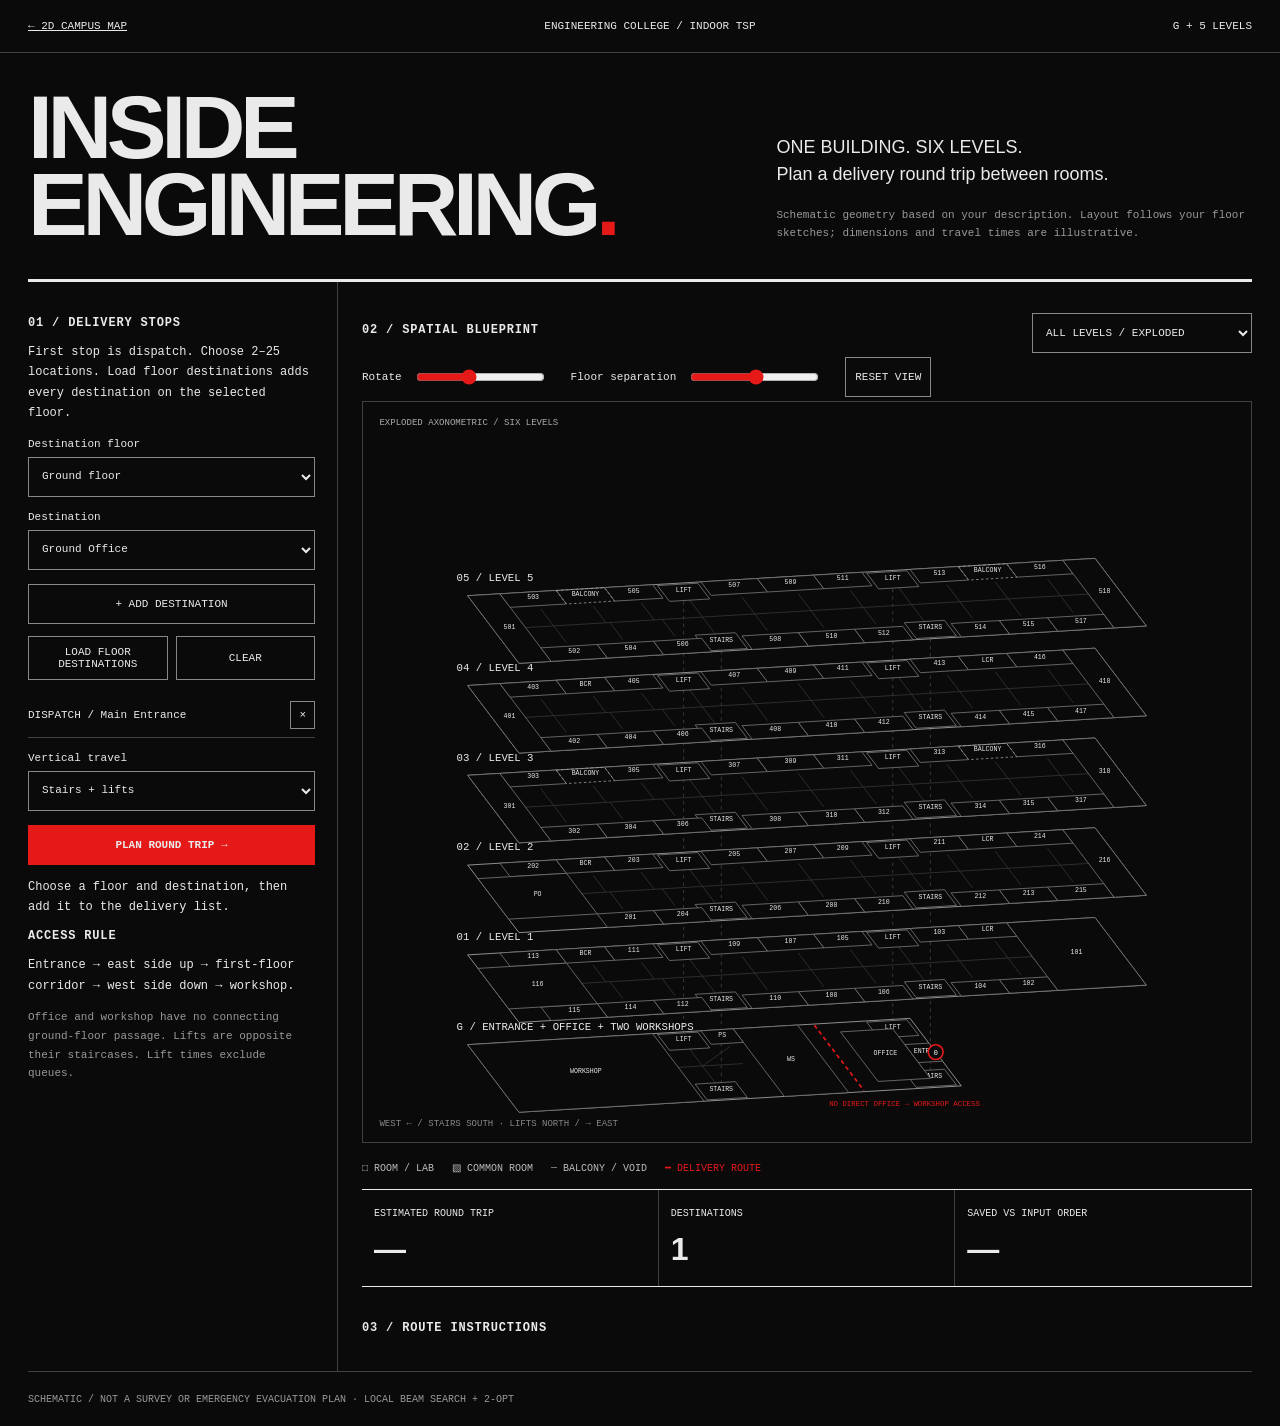
<file: static/engineering.html>
<!doctype html><html lang="en"><head><meta charset="utf-8"><meta name="viewport" content="width=device-width,initial-scale=1"><title>Engineering / Indoor Courier</title><link rel="stylesheet" href="engineering.css"></head><body>
<header><a href="/">← 2D CAMPUS MAP</a><span>ENGINEERING COLLEGE / INDOOR TSP</span><span>G + 5 LEVELS</span></header>
<main><section class="intro"><h1>INSIDE<br>ENGINEERING<span>.</span></h1><div><p>ONE BUILDING. SIX LEVELS.<br>Plan a delivery round trip between rooms.</p><small>Schematic geometry based on your description. Layout follows your floor sketches; dimensions and travel times are illustrative.</small></div></section>
<div class="workspace"><aside><h2>01 / DELIVERY STOPS</h2><p>First stop is dispatch. Choose 2–25 locations. Load floor destinations adds every destination on the selected floor.</p><label>Destination floor<select id="pick-floor"></select></label><label>Destination<select id="destination"></select></label><button id="add">+ ADD DESTINATION</button><div class="buttons"><button id="load-destinations">LOAD FLOOR DESTINATIONS</button><button id="clear">CLEAR</button></div><ol id="stops"></ol><label>Vertical travel<select id="travel"><option value="both">Stairs + lifts</option><option value="stairs">Stairs only</option><option value="lift">Lifts only</option></select></label><button id="plan" class="primary">PLAN ROUND TRIP →</button><p id="status" role="status" aria-live="polite"></p><h2>ACCESS RULE</h2><p>Entrance → east side up → first-floor corridor → west side down → workshop.</p><small>Office and workshop have no connecting ground-floor passage. Lifts are opposite their staircases. Lift times exclude queues.</small></aside>
<section class="board"><div class="bar"><h2>02 / SPATIAL BLUEPRINT</h2><select id="view" aria-label="Visible floor"><option value="all">ALL LEVELS / EXPLODED</option><option value="0">GROUND FLOOR</option><option value="1">FLOOR 1</option><option value="2">FLOOR 2</option><option value="3">FLOOR 3</option><option value="4">FLOOR 4</option><option value="5">FLOOR 5</option></select></div><div class="view-controls"><label>Rotate<input id="rotation" type="range" min="-60" max="60" value="-12"></label><label>Floor separation<input id="separation" type="range" min="45" max="110" value="78"></label><button id="reset">RESET VIEW</button></div><svg id="blueprint" viewBox="0 0 1080 900" role="img" aria-label="Interactive projected 3D blueprint of six engineering college levels"></svg><div class="legend">□ ROOM / LAB &nbsp; ▧ COMMON ROOM &nbsp; ┄ BALCONY / VOID &nbsp; <span>━ DELIVERY ROUTE</span></div><div class="stats"><div>ESTIMATED ROUND TRIP<output id="time">—</output></div><div>DESTINATIONS<output id="count">—</output></div><div>SAVED VS INPUT ORDER<output id="saved">—</output></div></div><section id="route-info"><h2>03 / ROUTE INSTRUCTIONS</h2><p id="order"></p><ol id="instructions"></ol></section></section></div><footer>SCHEMATIC / NOT A SURVEY OR EMERGENCY EVACUATION PLAN · LOCAL BEAM SEARCH + 2-OPT</footer></main><script id="building-data" type="application/json">{"nodes": {"0W": {"id": "0W", "label": "Level 0 / W landing", "x": 52, "y": 0, "floor": 0, "kind": "landing"}, "0W-stairs": {"id": "0W-stairs", "label": "W stairs", "x": 52, "y": 22, "floor": 0, "kind": "stairs"}, "0W-lift": {"id": "0W-lift", "label": "W lift", "x": 52, "y": -22, "floor": 0, "kind": "lift"}, "0E": {"id": "0E", "label": "Level 0 / E landing", "x": 104, "y": 0, "floor": 0, "kind": "landing"}, "0E-stairs": {"id": "0E-stairs", "label": "E stairs", "x": 104, "y": 22, "floor": 0, "kind": "stairs"}, "0E-lift": {"id": "0E-lift", "label": "E lift", "x": 104, "y": -22, "floor": 0, "kind": "lift"}, "1W": {"id": "1W", "label": "Level 1 / W landing", "x": 52, "y": 0, "floor": 1, "kind": "landing"}, "1W-stairs": {"id": "1W-stairs", "label": "W stairs", "x": 52, "y": 22, "floor": 1, "kind": "stairs"}, "1W-lift": {"id": "1W-lift", "label": "W lift", "x": 52, "y": -22, "floor": 1, "kind": "lift"}, "1E": {"id": "1E", "label": "Level 1 / E landing", "x": 104, "y": 0, "floor": 1, "kind": "landing"}, "1E-stairs": {"id": "1E-stairs", "label": "E stairs", "x": 104, "y": 22, "floor": 1, "kind": "stairs"}, "1E-lift": {"id": "1E-lift", "label": "E lift", "x": 104, "y": -22, "floor": 1, "kind": "lift"}, "101": {"id": "101", "label": "101 / Library", "x": 145.0, "y": 0, "floor": 1, "kind": "library"}, "102": {"id": "102", "label": "102 / Classroom", "x": 128.0, "y": 15, "floor": 1, "kind": "classroom"}, "103": {"id": "103", "label": "103 / Classroom", "x": 116.0, "y": -15, "floor": 1, "kind": "classroom"}, "104": {"id": "104", "label": "104 / Ladies Washroom", "x": 116.0, "y": 15, "floor": 1, "kind": "washroom"}, "105": {"id": "105", "label": "105 / Laboratory", "x": 92.0, "y": -15, "floor": 1, "kind": "lab"}, "106": {"id": "106", "label": "106 / Laboratory", "x": 92.0, "y": 15, "floor": 1, "kind": "lab"}, "107": {"id": "107", "label": "107 / Laboratory", "x": 79.0, "y": -15, "floor": 1, "kind": "lab"}, "108": {"id": "108", "label": "108 / Laboratory", "x": 79.0, "y": 15, "floor": 1, "kind": "lab"}, "109": {"id": "109", "label": "109 / Laboratory", "x": 65.0, "y": -15, "floor": 1, "kind": "lab"}, "110": {"id": "110", "label": "110 / Laboratory", "x": 65.0, "y": 15, "floor": 1, "kind": "lab"}, "111": {"id": "111", "label": "111 / Faculty Office", "x": 40.0, "y": -15, "floor": 1, "kind": "faculty"}, "112": {"id": "112", "label": "112 / Boys Washroom", "x": 42.0, "y": 15, "floor": 1, "kind": "washroom"}, "113": {"id": "113", "label": "113 / Classroom", "x": 15.0, "y": -15, "floor": 1, "kind": "classroom"}, "114": {"id": "114", "label": "114 / Classroom", "x": 29.0, "y": 15, "floor": 1, "kind": "classroom"}, "115": {"id": "115", "label": "115 / Faculty Office", "x": 15.0, "y": 15, "floor": 1, "kind": "faculty"}, "116": {"id": "116", "label": "116 / Drawing Room", "x": 11.0, "y": 0, "floor": 1, "kind": "drawing"}, "1W-common": {"id": "1W-common", "label": "Boys Common Room", "x": 28, "y": -15, "floor": 1, "kind": "common"}, "1E-common": {"id": "1E-common", "label": "Girls Common Room", "x": 128, "y": -15, "floor": 1, "kind": "common"}, "1-corridor-0": {"id": "1-corridor-0", "label": "Level 1 corridor", "x": 11.0, "y": 0, "floor": 1, "kind": "corridor"}, "1-corridor-1": {"id": "1-corridor-1", "label": "Level 1 corridor", "x": 15.0, "y": 0, "floor": 1, "kind": "corridor"}, "1-corridor-2": {"id": "1-corridor-2", "label": "Level 1 corridor", "x": 28, "y": 0, "floor": 1, "kind": "corridor"}, "1-corridor-3": {"id": "1-corridor-3", "label": "Level 1 corridor", "x": 29.0, "y": 0, "floor": 1, "kind": "corridor"}, "1-corridor-4": {"id": "1-corridor-4", "label": "Level 1 corridor", "x": 40.0, "y": 0, "floor": 1, "kind": "corridor"}, "1-corridor-5": {"id": "1-corridor-5", "label": "Level 1 corridor", "x": 42.0, "y": 0, "floor": 1, "kind": "corridor"}, "1-corridor-6": {"id": "1-corridor-6", "label": "Level 1 corridor", "x": 52, "y": 0, "floor": 1, "kind": "corridor"}, "1-corridor-7": {"id": "1-corridor-7", "label": "Level 1 corridor", "x": 65.0, "y": 0, "floor": 1, "kind": "corridor"}, "1-corridor-8": {"id": "1-corridor-8", "label": "Level 1 corridor", "x": 79.0, "y": 0, "floor": 1, "kind": "corridor"}, "1-corridor-9": {"id": "1-corridor-9", "label": "Level 1 corridor", "x": 92.0, "y": 0, "floor": 1, "kind": "corridor"}, "1-corridor-10": {"id": "1-corridor-10", "label": "Level 1 corridor", "x": 104, "y": 0, "floor": 1, "kind": "corridor"}, "1-corridor-11": {"id": "1-corridor-11", "label": "Level 1 corridor", "x": 116.0, "y": 0, "floor": 1, "kind": "corridor"}, "1-corridor-12": {"id": "1-corridor-12", "label": "Level 1 corridor", "x": 128.0, "y": 0, "floor": 1, "kind": "corridor"}, "1-corridor-13": {"id": "1-corridor-13", "label": "Level 1 corridor", "x": 145.0, "y": 0, "floor": 1, "kind": "corridor"}, "2W": {"id": "2W", "label": "Level 2 / W landing", "x": 52, "y": 0, "floor": 2, "kind": "landing"}, "2W-stairs": {"id": "2W-stairs", "label": "W stairs", "x": 52, "y": 22, "floor": 2, "kind": "stairs"}, "2W-lift": {"id": "2W-lift", "label": "W lift", "x": 52, "y": -22, "floor": 2, "kind": "lift"}, "2E": {"id": "2E", "label": "Level 2 / E landing", "x": 104, "y": 0, "floor": 2, "kind": "landing"}, "2E-stairs": {"id": "2E-stairs", "label": "E stairs", "x": 104, "y": 22, "floor": 2, "kind": "stairs"}, "2E-lift": {"id": "2E-lift", "label": "E lift", "x": 104, "y": -22, "floor": 2, "kind": "lift"}, "201": {"id": "201", "label": "201 / Staff Washroom", "x": 29.0, "y": 15, "floor": 2, "kind": "washroom"}, "202": {"id": "202", "label": "202 / Classroom", "x": 15.0, "y": -15, "floor": 2, "kind": "classroom"}, "203": {"id": "203", "label": "203 / Faculty Office", "x": 40.0, "y": -15, "floor": 2, "kind": "faculty"}, "204": {"id": "204", "label": "204 / Boys Washroom", "x": 42.0, "y": 15, "floor": 2, "kind": "washroom"}, "205": {"id": "205", "label": "205 / Classroom", "x": 65.0, "y": -15, "floor": 2, "kind": "lab"}, "206": {"id": "206", "label": "206 / Classroom", "x": 65.0, "y": 15, "floor": 2, "kind": "lab"}, "207": {"id": "207", "label": "207 / Classroom", "x": 79.0, "y": -15, "floor": 2, "kind": "lab"}, "208": {"id": "208", "label": "208 / Classroom", "x": 79.0, "y": 15, "floor": 2, "kind": "lab"}, "209": {"id": "209", "label": "209 / Classroom", "x": 92.0, "y": -15, "floor": 2, "kind": "lab"}, "210": {"id": "210", "label": "210 / Classroom", "x": 92.0, "y": 15, "floor": 2, "kind": "lab"}, "211": {"id": "211", "label": "211 / Classroom", "x": 116.0, "y": -15, "floor": 2, "kind": "classroom"}, "212": {"id": "212", "label": "212 / Ladies Washroom", "x": 116.0, "y": 15, "floor": 2, "kind": "washroom"}, "213": {"id": "213", "label": "213 / Classroom", "x": 128.0, "y": 15, "floor": 2, "kind": "classroom"}, "214": {"id": "214", "label": "214 / Faculty Office", "x": 141.0, "y": -15, "floor": 2, "kind": "faculty"}, "215": {"id": "215", "label": "215 / Classroom", "x": 141.0, "y": 15, "floor": 2, "kind": "classroom"}, "216": {"id": "216", "label": "216 / Laboratory", "x": 152.0, "y": 0, "floor": 2, "kind": "lab"}, "2W-common": {"id": "2W-common", "label": "Boys Common Room", "x": 28, "y": -15, "floor": 2, "kind": "common"}, "2E-common": {"id": "2E-common", "label": "Girls Common Room", "x": 128, "y": -15, "floor": 2, "kind": "common"}, "principal": {"id": "principal", "label": "Principal Office", "x": 11, "y": 0, "floor": 2, "kind": "principal"}, "2-corridor-0": {"id": "2-corridor-0", "label": "Level 2 corridor", "x": 11, "y": 0, "floor": 2, "kind": "corridor"}, "2-corridor-1": {"id": "2-corridor-1", "label": "Level 2 corridor", "x": 15.0, "y": 0, "floor": 2, "kind": "corridor"}, "2-corridor-2": {"id": "2-corridor-2", "label": "Level 2 corridor", "x": 28, "y": 0, "floor": 2, "kind": "corridor"}, "2-corridor-3": {"id": "2-corridor-3", "label": "Level 2 corridor", "x": 29.0, "y": 0, "floor": 2, "kind": "corridor"}, "2-corridor-4": {"id": "2-corridor-4", "label": "Level 2 corridor", "x": 40.0, "y": 0, "floor": 2, "kind": "corridor"}, "2-corridor-5": {"id": "2-corridor-5", "label": "Level 2 corridor", "x": 42.0, "y": 0, "floor": 2, "kind": "corridor"}, "2-corridor-6": {"id": "2-corridor-6", "label": "Level 2 corridor", "x": 52, "y": 0, "floor": 2, "kind": "corridor"}, "2-corridor-7": {"id": "2-corridor-7", "label": "Level 2 corridor", "x": 65.0, "y": 0, "floor": 2, "kind": "corridor"}, "2-corridor-8": {"id": "2-corridor-8", "label": "Level 2 corridor", "x": 79.0, "y": 0, "floor": 2, "kind": "corridor"}, "2-corridor-9": {"id": "2-corridor-9", "label": "Level 2 corridor", "x": 92.0, "y": 0, "floor": 2, "kind": "corridor"}, "2-corridor-10": {"id": "2-corridor-10", "label": "Level 2 corridor", "x": 104, "y": 0, "floor": 2, "kind": "corridor"}, "2-corridor-11": {"id": "2-corridor-11", "label": "Level 2 corridor", "x": 116.0, "y": 0, "floor": 2, "kind": "corridor"}, "2-corridor-12": {"id": "2-corridor-12", "label": "Level 2 corridor", "x": 128.0, "y": 0, "floor": 2, "kind": "corridor"}, "2-corridor-13": {"id": "2-corridor-13", "label": "Level 2 corridor", "x": 141.0, "y": 0, "floor": 2, "kind": "corridor"}, "2-corridor-14": {"id": "2-corridor-14", "label": "Level 2 corridor", "x": 152.0, "y": 0, "floor": 2, "kind": "corridor"}, "3W": {"id": "3W", "label": "Level 3 / W landing", "x": 52, "y": 0, "floor": 3, "kind": "landing"}, "3W-stairs": {"id": "3W-stairs", "label": "W stairs", "x": 52, "y": 22, "floor": 3, "kind": "stairs"}, "3W-lift": {"id": "3W-lift", "label": "W lift", "x": 52, "y": -22, "floor": 3, "kind": "lift"}, "3E": {"id": "3E", "label": "Level 3 / E landing", "x": 104, "y": 0, "floor": 3, "kind": "landing"}, "3E-stairs": {"id": "3E-stairs", "label": "E stairs", "x": 104, "y": 22, "floor": 3, "kind": "stairs"}, "3E-lift": {"id": "3E-lift", "label": "E lift", "x": 104, "y": -22, "floor": 3, "kind": "lift"}, "301": {"id": "301", "label": "301 / Laboratory", "x": 4.0, "y": 0, "floor": 3, "kind": "lab"}, "302": {"id": "302", "label": "302 / Faculty Office", "x": 15.0, "y": 15, "floor": 3, "kind": "faculty"}, "303": {"id": "303", "label": "303 / Classroom", "x": 15.0, "y": -15, "floor": 3, "kind": "classroom"}, "304": {"id": "304", "label": "304 / Classroom", "x": 29.0, "y": 15, "floor": 3, "kind": "classroom"}, "305": {"id": "305", "label": "305 / Faculty Office", "x": 40.0, "y": -15, "floor": 3, "kind": "faculty"}, "306": {"id": "306", "label": "306 / Boys Washroom", "x": 42.0, "y": 15, "floor": 3, "kind": "washroom"}, "307": {"id": "307", "label": "307 / Laboratory", "x": 65.0, "y": -15, "floor": 3, "kind": "lab"}, "308": {"id": "308", "label": "308 / Laboratory", "x": 65.0, "y": 15, "floor": 3, "kind": "lab"}, "309": {"id": "309", "label": "309 / Laboratory", "x": 79.0, "y": -15, "floor": 3, "kind": "lab"}, "310": {"id": "310", "label": "310 / Laboratory", "x": 79.0, "y": 15, "floor": 3, "kind": "lab"}, "311": {"id": "311", "label": "311 / Laboratory", "x": 92.0, "y": -15, "floor": 3, "kind": "lab"}, "312": {"id": "312", "label": "312 / Laboratory", "x": 92.0, "y": 15, "floor": 3, "kind": "lab"}, "313": {"id": "313", "label": "313 / Classroom", "x": 116.0, "y": -15, "floor": 3, "kind": "classroom"}, "314": {"id": "314", "label": "314 / Ladies Washroom", "x": 116.0, "y": 15, "floor": 3, "kind": "washroom"}, "315": {"id": "315", "label": "315 / Classroom", "x": 128.0, "y": 15, "floor": 3, "kind": "classroom"}, "316": {"id": "316", "label": "316 / Faculty Office", "x": 141.0, "y": -15, "floor": 3, "kind": "faculty"}, "317": {"id": "317", "label": "317 / Classroom", "x": 141.0, "y": 15, "floor": 3, "kind": "classroom"}, "318": {"id": "318", "label": "318 / Laboratory", "x": 152.0, "y": 0, "floor": 3, "kind": "lab"}, "3W-balcony": {"id": "3W-balcony", "label": "West Balcony", "x": 28, "y": -15, "floor": 3, "kind": "balcony"}, "3E-balcony": {"id": "3E-balcony", "label": "East Balcony", "x": 128, "y": -15, "floor": 3, "kind": "balcony"}, "3-corridor-0": {"id": "3-corridor-0", "label": "Level 3 corridor", "x": 4.0, "y": 0, "floor": 3, "kind": "corridor"}, "3-corridor-1": {"id": "3-corridor-1", "label": "Level 3 corridor", "x": 15.0, "y": 0, "floor": 3, "kind": "corridor"}, "3-corridor-2": {"id": "3-corridor-2", "label": "Level 3 corridor", "x": 28, "y": 0, "floor": 3, "kind": "corridor"}, "3-corridor-3": {"id": "3-corridor-3", "label": "Level 3 corridor", "x": 29.0, "y": 0, "floor": 3, "kind": "corridor"}, "3-corridor-4": {"id": "3-corridor-4", "label": "Level 3 corridor", "x": 40.0, "y": 0, "floor": 3, "kind": "corridor"}, "3-corridor-5": {"id": "3-corridor-5", "label": "Level 3 corridor", "x": 42.0, "y": 0, "floor": 3, "kind": "corridor"}, "3-corridor-6": {"id": "3-corridor-6", "label": "Level 3 corridor", "x": 52, "y": 0, "floor": 3, "kind": "corridor"}, "3-corridor-7": {"id": "3-corridor-7", "label": "Level 3 corridor", "x": 65.0, "y": 0, "floor": 3, "kind": "corridor"}, "3-corridor-8": {"id": "3-corridor-8", "label": "Level 3 corridor", "x": 79.0, "y": 0, "floor": 3, "kind": "corridor"}, "3-corridor-9": {"id": "3-corridor-9", "label": "Level 3 corridor", "x": 92.0, "y": 0, "floor": 3, "kind": "corridor"}, "3-corridor-10": {"id": "3-corridor-10", "label": "Level 3 corridor", "x": 104, "y": 0, "floor": 3, "kind": "corridor"}, "3-corridor-11": {"id": "3-corridor-11", "label": "Level 3 corridor", "x": 116.0, "y": 0, "floor": 3, "kind": "corridor"}, "3-corridor-12": {"id": "3-corridor-12", "label": "Level 3 corridor", "x": 128.0, "y": 0, "floor": 3, "kind": "corridor"}, "3-corridor-13": {"id": "3-corridor-13", "label": "Level 3 corridor", "x": 141.0, "y": 0, "floor": 3, "kind": "corridor"}, "3-corridor-14": {"id": "3-corridor-14", "label": "Level 3 corridor", "x": 152.0, "y": 0, "floor": 3, "kind": "corridor"}, "4W": {"id": "4W", "label": "Level 4 / W landing", "x": 52, "y": 0, "floor": 4, "kind": "landing"}, "4W-stairs": {"id": "4W-stairs", "label": "W stairs", "x": 52, "y": 22, "floor": 4, "kind": "stairs"}, "4W-lift": {"id": "4W-lift", "label": "W lift", "x": 52, "y": -22, "floor": 4, "kind": "lift"}, "4E": {"id": "4E", "label": "Level 4 / E landing", "x": 104, "y": 0, "floor": 4, "kind": "landing"}, "4E-stairs": {"id": "4E-stairs", "label": "E stairs", "x": 104, "y": 22, "floor": 4, "kind": "stairs"}, "4E-lift": {"id": "4E-lift", "label": "E lift", "x": 104, "y": -22, "floor": 4, "kind": "lift"}, "401": {"id": "401", "label": "401 / Laboratory", "x": 4.0, "y": 0, "floor": 4, "kind": "lab"}, "402": {"id": "402", "label": "402 / Faculty Office", "x": 15.0, "y": 15, "floor": 4, "kind": "faculty"}, "403": {"id": "403", "label": "403 / Classroom", "x": 15.0, "y": -15, "floor": 4, "kind": "classroom"}, "404": {"id": "404", "label": "404 / Classroom", "x": 29.0, "y": 15, "floor": 4, "kind": "classroom"}, "405": {"id": "405", "label": "405 / Faculty Office", "x": 40.0, "y": -15, "floor": 4, "kind": "faculty"}, "406": {"id": "406", "label": "406 / Boys Washroom", "x": 42.0, "y": 15, "floor": 4, "kind": "washroom"}, "407": {"id": "407", "label": "407 / Laboratory", "x": 65.0, "y": -15, "floor": 4, "kind": "lab"}, "408": {"id": "408", "label": "408 / Laboratory", "x": 65.0, "y": 15, "floor": 4, "kind": "lab"}, "409": {"id": "409", "label": "409 / Laboratory", "x": 79.0, "y": -15, "floor": 4, "kind": "lab"}, "410": {"id": "410", "label": "410 / Laboratory", "x": 79.0, "y": 15, "floor": 4, "kind": "lab"}, "411": {"id": "411", "label": "411 / Laboratory", "x": 92.0, "y": -15, "floor": 4, "kind": "lab"}, "412": {"id": "412", "label": "412 / Laboratory", "x": 92.0, "y": 15, "floor": 4, "kind": "lab"}, "413": {"id": "413", "label": "413 / Classroom", "x": 116.0, "y": -15, "floor": 4, "kind": "classroom"}, "414": {"id": "414", "label": "414 / Ladies Washroom", "x": 116.0, "y": 15, "floor": 4, "kind": "washroom"}, "415": {"id": "415", "label": "415 / Classroom", "x": 128.0, "y": 15, "floor": 4, "kind": "classroom"}, "416": {"id": "416", "label": "416 / Faculty Office", "x": 141.0, "y": -15, "floor": 4, "kind": "faculty"}, "417": {"id": "417", "label": "417 / Classroom", "x": 141.0, "y": 15, "floor": 4, "kind": "classroom"}, "418": {"id": "418", "label": "418 / Laboratory", "x": 152.0, "y": 0, "floor": 4, "kind": "lab"}, "4W-common": {"id": "4W-common", "label": "Boys Common Room", "x": 28, "y": -15, "floor": 4, "kind": "common"}, "4E-common": {"id": "4E-common", "label": "Girls Common Room", "x": 128, "y": -15, "floor": 4, "kind": "common"}, "4-corridor-0": {"id": "4-corridor-0", "label": "Level 4 corridor", "x": 4.0, "y": 0, "floor": 4, "kind": "corridor"}, "4-corridor-1": {"id": "4-corridor-1", "label": "Level 4 corridor", "x": 15.0, "y": 0, "floor": 4, "kind": "corridor"}, "4-corridor-2": {"id": "4-corridor-2", "label": "Level 4 corridor", "x": 28, "y": 0, "floor": 4, "kind": "corridor"}, "4-corridor-3": {"id": "4-corridor-3", "label": "Level 4 corridor", "x": 29.0, "y": 0, "floor": 4, "kind": "corridor"}, "4-corridor-4": {"id": "4-corridor-4", "label": "Level 4 corridor", "x": 40.0, "y": 0, "floor": 4, "kind": "corridor"}, "4-corridor-5": {"id": "4-corridor-5", "label": "Level 4 corridor", "x": 42.0, "y": 0, "floor": 4, "kind": "corridor"}, "4-corridor-6": {"id": "4-corridor-6", "label": "Level 4 corridor", "x": 52, "y": 0, "floor": 4, "kind": "corridor"}, "4-corridor-7": {"id": "4-corridor-7", "label": "Level 4 corridor", "x": 65.0, "y": 0, "floor": 4, "kind": "corridor"}, "4-corridor-8": {"id": "4-corridor-8", "label": "Level 4 corridor", "x": 79.0, "y": 0, "floor": 4, "kind": "corridor"}, "4-corridor-9": {"id": "4-corridor-9", "label": "Level 4 corridor", "x": 92.0, "y": 0, "floor": 4, "kind": "corridor"}, "4-corridor-10": {"id": "4-corridor-10", "label": "Level 4 corridor", "x": 104, "y": 0, "floor": 4, "kind": "corridor"}, "4-corridor-11": {"id": "4-corridor-11", "label": "Level 4 corridor", "x": 116.0, "y": 0, "floor": 4, "kind": "corridor"}, "4-corridor-12": {"id": "4-corridor-12", "label": "Level 4 corridor", "x": 128.0, "y": 0, "floor": 4, "kind": "corridor"}, "4-corridor-13": {"id": "4-corridor-13", "label": "Level 4 corridor", "x": 141.0, "y": 0, "floor": 4, "kind": "corridor"}, "4-corridor-14": {"id": "4-corridor-14", "label": "Level 4 corridor", "x": 152.0, "y": 0, "floor": 4, "kind": "corridor"}, "5W": {"id": "5W", "label": "Level 5 / W landing", "x": 52, "y": 0, "floor": 5, "kind": "landing"}, "5W-stairs": {"id": "5W-stairs", "label": "W stairs", "x": 52, "y": 22, "floor": 5, "kind": "stairs"}, "5W-lift": {"id": "5W-lift", "label": "W lift", "x": 52, "y": -22, "floor": 5, "kind": "lift"}, "5E": {"id": "5E", "label": "Level 5 / E landing", "x": 104, "y": 0, "floor": 5, "kind": "landing"}, "5E-stairs": {"id": "5E-stairs", "label": "E stairs", "x": 104, "y": 22, "floor": 5, "kind": "stairs"}, "5E-lift": {"id": "5E-lift", "label": "E lift", "x": 104, "y": -22, "floor": 5, "kind": "lift"}, "501": {"id": "501", "label": "501 / Laboratory", "x": 4.0, "y": 0, "floor": 5, "kind": "lab"}, "502": {"id": "502", "label": "502 / Faculty Office", "x": 15.0, "y": 15, "floor": 5, "kind": "faculty"}, "503": {"id": "503", "label": "503 / Classroom", "x": 15.0, "y": -15, "floor": 5, "kind": "classroom"}, "504": {"id": "504", "label": "504 / Classroom", "x": 29.0, "y": 15, "floor": 5, "kind": "classroom"}, "505": {"id": "505", "label": "505 / Faculty Office", "x": 40.0, "y": -15, "floor": 5, "kind": "faculty"}, "506": {"id": "506", "label": "506 / Boys Washroom", "x": 42.0, "y": 15, "floor": 5, "kind": "washroom"}, "507": {"id": "507", "label": "507 / Laboratory", "x": 65.0, "y": -15, "floor": 5, "kind": "lab"}, "508": {"id": "508", "label": "508 / Laboratory", "x": 65.0, "y": 15, "floor": 5, "kind": "lab"}, "509": {"id": "509", "label": "509 / Laboratory", "x": 79.0, "y": -15, "floor": 5, "kind": "lab"}, "510": {"id": "510", "label": "510 / Laboratory", "x": 79.0, "y": 15, "floor": 5, "kind": "lab"}, "511": {"id": "511", "label": "511 / Laboratory", "x": 92.0, "y": -15, "floor": 5, "kind": "lab"}, "512": {"id": "512", "label": "512 / Laboratory", "x": 92.0, "y": 15, "floor": 5, "kind": "lab"}, "513": {"id": "513", "label": "513 / Classroom", "x": 116.0, "y": -15, "floor": 5, "kind": "classroom"}, "514": {"id": "514", "label": "514 / Ladies Washroom", "x": 116.0, "y": 15, "floor": 5, "kind": "washroom"}, "515": {"id": "515", "label": "515 / Classroom", "x": 128.0, "y": 15, "floor": 5, "kind": "classroom"}, "516": {"id": "516", "label": "516 / Faculty Office", "x": 141.0, "y": -15, "floor": 5, "kind": "faculty"}, "517": {"id": "517", "label": "517 / Classroom", "x": 141.0, "y": 15, "floor": 5, "kind": "classroom"}, "518": {"id": "518", "label": "518 / Laboratory", "x": 152.0, "y": 0, "floor": 5, "kind": "lab"}, "5W-balcony": {"id": "5W-balcony", "label": "West Balcony", "x": 28, "y": -15, "floor": 5, "kind": "balcony"}, "5E-balcony": {"id": "5E-balcony", "label": "East Balcony", "x": 128, "y": -15, "floor": 5, "kind": "balcony"}, "5-corridor-0": {"id": "5-corridor-0", "label": "Level 5 corridor", "x": 4.0, "y": 0, "floor": 5, "kind": "corridor"}, "5-corridor-1": {"id": "5-corridor-1", "label": "Level 5 corridor", "x": 15.0, "y": 0, "floor": 5, "kind": "corridor"}, "5-corridor-2": {"id": "5-corridor-2", "label": "Level 5 corridor", "x": 28, "y": 0, "floor": 5, "kind": "corridor"}, "5-corridor-3": {"id": "5-corridor-3", "label": "Level 5 corridor", "x": 29.0, "y": 0, "floor": 5, "kind": "corridor"}, "5-corridor-4": {"id": "5-corridor-4", "label": "Level 5 corridor", "x": 40.0, "y": 0, "floor": 5, "kind": "corridor"}, "5-corridor-5": {"id": "5-corridor-5", "label": "Level 5 corridor", "x": 42.0, "y": 0, "floor": 5, "kind": "corridor"}, "5-corridor-6": {"id": "5-corridor-6", "label": "Level 5 corridor", "x": 52, "y": 0, "floor": 5, "kind": "corridor"}, "5-corridor-7": {"id": "5-corridor-7", "label": "Level 5 corridor", "x": 65.0, "y": 0, "floor": 5, "kind": "corridor"}, "5-corridor-8": {"id": "5-corridor-8", "label": "Level 5 corridor", "x": 79.0, "y": 0, "floor": 5, "kind": "corridor"}, "5-corridor-9": {"id": "5-corridor-9", "label": "Level 5 corridor", "x": 92.0, "y": 0, "floor": 5, "kind": "corridor"}, "5-corridor-10": {"id": "5-corridor-10", "label": "Level 5 corridor", "x": 104, "y": 0, "floor": 5, "kind": "corridor"}, "5-corridor-11": {"id": "5-corridor-11", "label": "Level 5 corridor", "x": 116.0, "y": 0, "floor": 5, "kind": "corridor"}, "5-corridor-12": {"id": "5-corridor-12", "label": "Level 5 corridor", "x": 128.0, "y": 0, "floor": 5, "kind": "corridor"}, "5-corridor-13": {"id": "5-corridor-13", "label": "Level 5 corridor", "x": 141.0, "y": 0, "floor": 5, "kind": "corridor"}, "5-corridor-14": {"id": "5-corridor-14", "label": "Level 5 corridor", "x": 152.0, "y": 0, "floor": 5, "kind": "corridor"}, "entrance": {"id": "entrance", "label": "Main Entrance", "x": 110, "y": 0, "floor": 0, "kind": "entrance"}, "office": {"id": "office", "label": "Ground Office", "x": 96, "y": 0, "floor": 0, "kind": "office"}, "workshop": {"id": "workshop", "label": "Large Workshop", "x": 42, "y": 0, "floor": 0, "kind": "workshop"}, "small-workshop": {"id": "small-workshop", "label": "Small Workshop", "x": 62, "y": 0, "floor": 0, "kind": "workshop"}, "print-shop": {"id": "print-shop", "label": "Print Shop", "x": 62, "y": -15, "floor": 0, "kind": "shop"}}, "edges": [{"a": "0W", "b": "0W-stairs", "kind": "walk", "seconds": 18.333333333333336}, {"a": "0W", "b": "0W-lift", "kind": "walk", "seconds": 18.333333333333336}, {"a": "0E", "b": "0E-stairs", "kind": "walk", "seconds": 18.333333333333336}, {"a": "0E", "b": "0E-lift", "kind": "walk", "seconds": 18.333333333333336}, {"a": "1W", "b": "1W-stairs", "kind": "walk", "seconds": 18.333333333333336}, {"a": "0W-stairs", "b": "1W-stairs", "kind": "stairs", "seconds": 22}, {"a": "1W", "b": "1W-lift", "kind": "walk", "seconds": 18.333333333333336}, {"a": "0W-lift", "b": "1W-lift", "kind": "lift", "seconds": 12}, {"a": "1E", "b": "1E-stairs", "kind": "walk", "seconds": 18.333333333333336}, {"a": "0E-stairs", "b": "1E-stairs", "kind": "stairs", "seconds": 22}, {"a": "1E", "b": "1E-lift", "kind": "walk", "seconds": 18.333333333333336}, {"a": "0E-lift", "b": "1E-lift", "kind": "lift", "seconds": 12}, {"a": "1-corridor-0", "b": "116", "kind": "walk", "seconds": 0.0}, {"a": "1-corridor-0", "b": "1-corridor-1", "kind": "walk", "seconds": 3.3333333333333335}, {"a": "1-corridor-1", "b": "113", "kind": "walk", "seconds": 12.5}, {"a": "1-corridor-1", "b": "115", "kind": "walk", "seconds": 12.5}, {"a": "1-corridor-1", "b": "1-corridor-2", "kind": "walk", "seconds": 10.833333333333334}, {"a": "1-corridor-2", "b": "1W-common", "kind": "walk", "seconds": 12.5}, {"a": "1-corridor-2", "b": "1-corridor-3", "kind": "walk", "seconds": 0.8333333333333334}, {"a": "1-corridor-3", "b": "114", "kind": "walk", "seconds": 12.5}, {"a": "1-corridor-3", "b": "1-corridor-4", "kind": "walk", "seconds": 9.166666666666668}, {"a": "1-corridor-4", "b": "111", "kind": "walk", "seconds": 12.5}, {"a": "1-corridor-4", "b": "1-corridor-5", "kind": "walk", "seconds": 1.6666666666666667}, {"a": "1-corridor-5", "b": "112", "kind": "walk", "seconds": 12.5}, {"a": "1-corridor-5", "b": "1-corridor-6", "kind": "walk", "seconds": 8.333333333333334}, {"a": "1-corridor-6", "b": "1W", "kind": "walk", "seconds": 0.0}, {"a": "1-corridor-6", "b": "1-corridor-7", "kind": "walk", "seconds": 10.833333333333334}, {"a": "1-corridor-7", "b": "109", "kind": "walk", "seconds": 12.5}, {"a": "1-corridor-7", "b": "110", "kind": "walk", "seconds": 12.5}, {"a": "1-corridor-7", "b": "1-corridor-8", "kind": "walk", "seconds": 11.666666666666668}, {"a": "1-corridor-8", "b": "107", "kind": "walk", "seconds": 12.5}, {"a": "1-corridor-8", "b": "108", "kind": "walk", "seconds": 12.5}, {"a": "1-corridor-8", "b": "1-corridor-9", "kind": "walk", "seconds": 10.833333333333334}, {"a": "1-corridor-9", "b": "105", "kind": "walk", "seconds": 12.5}, {"a": "1-corridor-9", "b": "106", "kind": "walk", "seconds": 12.5}, {"a": "1-corridor-9", "b": "1-corridor-10", "kind": "walk", "seconds": 10.0}, {"a": "1-corridor-10", "b": "1E", "kind": "walk", "seconds": 0.0}, {"a": "1-corridor-10", "b": "1-corridor-11", "kind": "walk", "seconds": 10.0}, {"a": "1-corridor-11", "b": "103", "kind": "walk", "seconds": 12.5}, {"a": "1-corridor-11", "b": "104", "kind": "walk", "seconds": 12.5}, {"a": "1-corridor-11", "b": "1-corridor-12", "kind": "walk", "seconds": 10.0}, {"a": "1-corridor-12", "b": "102", "kind": "walk", "seconds": 12.5}, {"a": "1-corridor-12", "b": "1E-common", "kind": "walk", "seconds": 12.5}, {"a": "1-corridor-12", "b": "1-corridor-13", "kind": "walk", "seconds": 14.166666666666668}, {"a": "1-corridor-13", "b": "101", "kind": "walk", "seconds": 0.0}, {"a": "2W", "b": "2W-stairs", "kind": "walk", "seconds": 18.333333333333336}, {"a": "1W-stairs", "b": "2W-stairs", "kind": "stairs", "seconds": 22}, {"a": "2W", "b": "2W-lift", "kind": "walk", "seconds": 18.333333333333336}, {"a": "1W-lift", "b": "2W-lift", "kind": "lift", "seconds": 12}, {"a": "2E", "b": "2E-stairs", "kind": "walk", "seconds": 18.333333333333336}, {"a": "1E-stairs", "b": "2E-stairs", "kind": "stairs", "seconds": 22}, {"a": "2E", "b": "2E-lift", "kind": "walk", "seconds": 18.333333333333336}, {"a": "1E-lift", "b": "2E-lift", "kind": "lift", "seconds": 12}, {"a": "2-corridor-0", "b": "principal", "kind": "walk", "seconds": 0.0}, {"a": "2-corridor-0", "b": "2-corridor-1", "kind": "walk", "seconds": 3.3333333333333335}, {"a": "2-corridor-1", "b": "202", "kind": "walk", "seconds": 12.5}, {"a": "2-corridor-1", "b": "2-corridor-2", "kind": "walk", "seconds": 10.833333333333334}, {"a": "2-corridor-2", "b": "2W-common", "kind": "walk", "seconds": 12.5}, {"a": "2-corridor-2", "b": "2-corridor-3", "kind": "walk", "seconds": 0.8333333333333334}, {"a": "2-corridor-3", "b": "201", "kind": "walk", "seconds": 12.5}, {"a": "2-corridor-3", "b": "2-corridor-4", "kind": "walk", "seconds": 9.166666666666668}, {"a": "2-corridor-4", "b": "203", "kind": "walk", "seconds": 12.5}, {"a": "2-corridor-4", "b": "2-corridor-5", "kind": "walk", "seconds": 1.6666666666666667}, {"a": "2-corridor-5", "b": "204", "kind": "walk", "seconds": 12.5}, {"a": "2-corridor-5", "b": "2-corridor-6", "kind": "walk", "seconds": 8.333333333333334}, {"a": "2-corridor-6", "b": "2W", "kind": "walk", "seconds": 0.0}, {"a": "2-corridor-6", "b": "2-corridor-7", "kind": "walk", "seconds": 10.833333333333334}, {"a": "2-corridor-7", "b": "205", "kind": "walk", "seconds": 12.5}, {"a": "2-corridor-7", "b": "206", "kind": "walk", "seconds": 12.5}, {"a": "2-corridor-7", "b": "2-corridor-8", "kind": "walk", "seconds": 11.666666666666668}, {"a": "2-corridor-8", "b": "207", "kind": "walk", "seconds": 12.5}, {"a": "2-corridor-8", "b": "208", "kind": "walk", "seconds": 12.5}, {"a": "2-corridor-8", "b": "2-corridor-9", "kind": "walk", "seconds": 10.833333333333334}, {"a": "2-corridor-9", "b": "209", "kind": "walk", "seconds": 12.5}, {"a": "2-corridor-9", "b": "210", "kind": "walk", "seconds": 12.5}, {"a": "2-corridor-9", "b": "2-corridor-10", "kind": "walk", "seconds": 10.0}, {"a": "2-corridor-10", "b": "2E", "kind": "walk", "seconds": 0.0}, {"a": "2-corridor-10", "b": "2-corridor-11", "kind": "walk", "seconds": 10.0}, {"a": "2-corridor-11", "b": "211", "kind": "walk", "seconds": 12.5}, {"a": "2-corridor-11", "b": "212", "kind": "walk", "seconds": 12.5}, {"a": "2-corridor-11", "b": "2-corridor-12", "kind": "walk", "seconds": 10.0}, {"a": "2-corridor-12", "b": "213", "kind": "walk", "seconds": 12.5}, {"a": "2-corridor-12", "b": "2E-common", "kind": "walk", "seconds": 12.5}, {"a": "2-corridor-12", "b": "2-corridor-13", "kind": "walk", "seconds": 10.833333333333334}, {"a": "2-corridor-13", "b": "214", "kind": "walk", "seconds": 12.5}, {"a": "2-corridor-13", "b": "215", "kind": "walk", "seconds": 12.5}, {"a": "2-corridor-13", "b": "2-corridor-14", "kind": "walk", "seconds": 9.166666666666668}, {"a": "2-corridor-14", "b": "216", "kind": "walk", "seconds": 0.0}, {"a": "3W", "b": "3W-stairs", "kind": "walk", "seconds": 18.333333333333336}, {"a": "2W-stairs", "b": "3W-stairs", "kind": "stairs", "seconds": 22}, {"a": "3W", "b": "3W-lift", "kind": "walk", "seconds": 18.333333333333336}, {"a": "2W-lift", "b": "3W-lift", "kind": "lift", "seconds": 12}, {"a": "3E", "b": "3E-stairs", "kind": "walk", "seconds": 18.333333333333336}, {"a": "2E-stairs", "b": "3E-stairs", "kind": "stairs", "seconds": 22}, {"a": "3E", "b": "3E-lift", "kind": "walk", "seconds": 18.333333333333336}, {"a": "2E-lift", "b": "3E-lift", "kind": "lift", "seconds": 12}, {"a": "3-corridor-0", "b": "301", "kind": "walk", "seconds": 0.0}, {"a": "3-corridor-0", "b": "3-corridor-1", "kind": "walk", "seconds": 9.166666666666668}, {"a": "3-corridor-1", "b": "302", "kind": "walk", "seconds": 12.5}, {"a": "3-corridor-1", "b": "303", "kind": "walk", "seconds": 12.5}, {"a": "3-corridor-1", "b": "3-corridor-2", "kind": "walk", "seconds": 10.833333333333334}, {"a": "3-corridor-2", "b": "3W-balcony", "kind": "walk", "seconds": 12.5}, {"a": "3-corridor-2", "b": "3-corridor-3", "kind": "walk", "seconds": 0.8333333333333334}, {"a": "3-corridor-3", "b": "304", "kind": "walk", "seconds": 12.5}, {"a": "3-corridor-3", "b": "3-corridor-4", "kind": "walk", "seconds": 9.166666666666668}, {"a": "3-corridor-4", "b": "305", "kind": "walk", "seconds": 12.5}, {"a": "3-corridor-4", "b": "3-corridor-5", "kind": "walk", "seconds": 1.6666666666666667}, {"a": "3-corridor-5", "b": "306", "kind": "walk", "seconds": 12.5}, {"a": "3-corridor-5", "b": "3-corridor-6", "kind": "walk", "seconds": 8.333333333333334}, {"a": "3-corridor-6", "b": "3W", "kind": "walk", "seconds": 0.0}, {"a": "3-corridor-6", "b": "3-corridor-7", "kind": "walk", "seconds": 10.833333333333334}, {"a": "3-corridor-7", "b": "307", "kind": "walk", "seconds": 12.5}, {"a": "3-corridor-7", "b": "308", "kind": "walk", "seconds": 12.5}, {"a": "3-corridor-7", "b": "3-corridor-8", "kind": "walk", "seconds": 11.666666666666668}, {"a": "3-corridor-8", "b": "309", "kind": "walk", "seconds": 12.5}, {"a": "3-corridor-8", "b": "310", "kind": "walk", "seconds": 12.5}, {"a": "3-corridor-8", "b": "3-corridor-9", "kind": "walk", "seconds": 10.833333333333334}, {"a": "3-corridor-9", "b": "311", "kind": "walk", "seconds": 12.5}, {"a": "3-corridor-9", "b": "312", "kind": "walk", "seconds": 12.5}, {"a": "3-corridor-9", "b": "3-corridor-10", "kind": "walk", "seconds": 10.0}, {"a": "3-corridor-10", "b": "3E", "kind": "walk", "seconds": 0.0}, {"a": "3-corridor-10", "b": "3-corridor-11", "kind": "walk", "seconds": 10.0}, {"a": "3-corridor-11", "b": "313", "kind": "walk", "seconds": 12.5}, {"a": "3-corridor-11", "b": "314", "kind": "walk", "seconds": 12.5}, {"a": "3-corridor-11", "b": "3-corridor-12", "kind": "walk", "seconds": 10.0}, {"a": "3-corridor-12", "b": "315", "kind": "walk", "seconds": 12.5}, {"a": "3-corridor-12", "b": "3E-balcony", "kind": "walk", "seconds": 12.5}, {"a": "3-corridor-12", "b": "3-corridor-13", "kind": "walk", "seconds": 10.833333333333334}, {"a": "3-corridor-13", "b": "316", "kind": "walk", "seconds": 12.5}, {"a": "3-corridor-13", "b": "317", "kind": "walk", "seconds": 12.5}, {"a": "3-corridor-13", "b": "3-corridor-14", "kind": "walk", "seconds": 9.166666666666668}, {"a": "3-corridor-14", "b": "318", "kind": "walk", "seconds": 0.0}, {"a": "4W", "b": "4W-stairs", "kind": "walk", "seconds": 18.333333333333336}, {"a": "3W-stairs", "b": "4W-stairs", "kind": "stairs", "seconds": 22}, {"a": "4W", "b": "4W-lift", "kind": "walk", "seconds": 18.333333333333336}, {"a": "3W-lift", "b": "4W-lift", "kind": "lift", "seconds": 12}, {"a": "4E", "b": "4E-stairs", "kind": "walk", "seconds": 18.333333333333336}, {"a": "3E-stairs", "b": "4E-stairs", "kind": "stairs", "seconds": 22}, {"a": "4E", "b": "4E-lift", "kind": "walk", "seconds": 18.333333333333336}, {"a": "3E-lift", "b": "4E-lift", "kind": "lift", "seconds": 12}, {"a": "4-corridor-0", "b": "401", "kind": "walk", "seconds": 0.0}, {"a": "4-corridor-0", "b": "4-corridor-1", "kind": "walk", "seconds": 9.166666666666668}, {"a": "4-corridor-1", "b": "402", "kind": "walk", "seconds": 12.5}, {"a": "4-corridor-1", "b": "403", "kind": "walk", "seconds": 12.5}, {"a": "4-corridor-1", "b": "4-corridor-2", "kind": "walk", "seconds": 10.833333333333334}, {"a": "4-corridor-2", "b": "4W-common", "kind": "walk", "seconds": 12.5}, {"a": "4-corridor-2", "b": "4-corridor-3", "kind": "walk", "seconds": 0.8333333333333334}, {"a": "4-corridor-3", "b": "404", "kind": "walk", "seconds": 12.5}, {"a": "4-corridor-3", "b": "4-corridor-4", "kind": "walk", "seconds": 9.166666666666668}, {"a": "4-corridor-4", "b": "405", "kind": "walk", "seconds": 12.5}, {"a": "4-corridor-4", "b": "4-corridor-5", "kind": "walk", "seconds": 1.6666666666666667}, {"a": "4-corridor-5", "b": "406", "kind": "walk", "seconds": 12.5}, {"a": "4-corridor-5", "b": "4-corridor-6", "kind": "walk", "seconds": 8.333333333333334}, {"a": "4-corridor-6", "b": "4W", "kind": "walk", "seconds": 0.0}, {"a": "4-corridor-6", "b": "4-corridor-7", "kind": "walk", "seconds": 10.833333333333334}, {"a": "4-corridor-7", "b": "407", "kind": "walk", "seconds": 12.5}, {"a": "4-corridor-7", "b": "408", "kind": "walk", "seconds": 12.5}, {"a": "4-corridor-7", "b": "4-corridor-8", "kind": "walk", "seconds": 11.666666666666668}, {"a": "4-corridor-8", "b": "409", "kind": "walk", "seconds": 12.5}, {"a": "4-corridor-8", "b": "410", "kind": "walk", "seconds": 12.5}, {"a": "4-corridor-8", "b": "4-corridor-9", "kind": "walk", "seconds": 10.833333333333334}, {"a": "4-corridor-9", "b": "411", "kind": "walk", "seconds": 12.5}, {"a": "4-corridor-9", "b": "412", "kind": "walk", "seconds": 12.5}, {"a": "4-corridor-9", "b": "4-corridor-10", "kind": "walk", "seconds": 10.0}, {"a": "4-corridor-10", "b": "4E", "kind": "walk", "seconds": 0.0}, {"a": "4-corridor-10", "b": "4-corridor-11", "kind": "walk", "seconds": 10.0}, {"a": "4-corridor-11", "b": "413", "kind": "walk", "seconds": 12.5}, {"a": "4-corridor-11", "b": "414", "kind": "walk", "seconds": 12.5}, {"a": "4-corridor-11", "b": "4-corridor-12", "kind": "walk", "seconds": 10.0}, {"a": "4-corridor-12", "b": "415", "kind": "walk", "seconds": 12.5}, {"a": "4-corridor-12", "b": "4E-common", "kind": "walk", "seconds": 12.5}, {"a": "4-corridor-12", "b": "4-corridor-13", "kind": "walk", "seconds": 10.833333333333334}, {"a": "4-corridor-13", "b": "416", "kind": "walk", "seconds": 12.5}, {"a": "4-corridor-13", "b": "417", "kind": "walk", "seconds": 12.5}, {"a": "4-corridor-13", "b": "4-corridor-14", "kind": "walk", "seconds": 9.166666666666668}, {"a": "4-corridor-14", "b": "418", "kind": "walk", "seconds": 0.0}, {"a": "5W", "b": "5W-stairs", "kind": "walk", "seconds": 18.333333333333336}, {"a": "4W-stairs", "b": "5W-stairs", "kind": "stairs", "seconds": 22}, {"a": "5W", "b": "5W-lift", "kind": "walk", "seconds": 18.333333333333336}, {"a": "4W-lift", "b": "5W-lift", "kind": "lift", "seconds": 12}, {"a": "5E", "b": "5E-stairs", "kind": "walk", "seconds": 18.333333333333336}, {"a": "4E-stairs", "b": "5E-stairs", "kind": "stairs", "seconds": 22}, {"a": "5E", "b": "5E-lift", "kind": "walk", "seconds": 18.333333333333336}, {"a": "4E-lift", "b": "5E-lift", "kind": "lift", "seconds": 12}, {"a": "5-corridor-0", "b": "501", "kind": "walk", "seconds": 0.0}, {"a": "5-corridor-0", "b": "5-corridor-1", "kind": "walk", "seconds": 9.166666666666668}, {"a": "5-corridor-1", "b": "502", "kind": "walk", "seconds": 12.5}, {"a": "5-corridor-1", "b": "503", "kind": "walk", "seconds": 12.5}, {"a": "5-corridor-1", "b": "5-corridor-2", "kind": "walk", "seconds": 10.833333333333334}, {"a": "5-corridor-2", "b": "5W-balcony", "kind": "walk", "seconds": 12.5}, {"a": "5-corridor-2", "b": "5-corridor-3", "kind": "walk", "seconds": 0.8333333333333334}, {"a": "5-corridor-3", "b": "504", "kind": "walk", "seconds": 12.5}, {"a": "5-corridor-3", "b": "5-corridor-4", "kind": "walk", "seconds": 9.166666666666668}, {"a": "5-corridor-4", "b": "505", "kind": "walk", "seconds": 12.5}, {"a": "5-corridor-4", "b": "5-corridor-5", "kind": "walk", "seconds": 1.6666666666666667}, {"a": "5-corridor-5", "b": "506", "kind": "walk", "seconds": 12.5}, {"a": "5-corridor-5", "b": "5-corridor-6", "kind": "walk", "seconds": 8.333333333333334}, {"a": "5-corridor-6", "b": "5W", "kind": "walk", "seconds": 0.0}, {"a": "5-corridor-6", "b": "5-corridor-7", "kind": "walk", "seconds": 10.833333333333334}, {"a": "5-corridor-7", "b": "507", "kind": "walk", "seconds": 12.5}, {"a": "5-corridor-7", "b": "508", "kind": "walk", "seconds": 12.5}, {"a": "5-corridor-7", "b": "5-corridor-8", "kind": "walk", "seconds": 11.666666666666668}, {"a": "5-corridor-8", "b": "509", "kind": "walk", "seconds": 12.5}, {"a": "5-corridor-8", "b": "510", "kind": "walk", "seconds": 12.5}, {"a": "5-corridor-8", "b": "5-corridor-9", "kind": "walk", "seconds": 10.833333333333334}, {"a": "5-corridor-9", "b": "511", "kind": "walk", "seconds": 12.5}, {"a": "5-corridor-9", "b": "512", "kind": "walk", "seconds": 12.5}, {"a": "5-corridor-9", "b": "5-corridor-10", "kind": "walk", "seconds": 10.0}, {"a": "5-corridor-10", "b": "5E", "kind": "walk", "seconds": 0.0}, {"a": "5-corridor-10", "b": "5-corridor-11", "kind": "walk", "seconds": 10.0}, {"a": "5-corridor-11", "b": "513", "kind": "walk", "seconds": 12.5}, {"a": "5-corridor-11", "b": "514", "kind": "walk", "seconds": 12.5}, {"a": "5-corridor-11", "b": "5-corridor-12", "kind": "walk", "seconds": 10.0}, {"a": "5-corridor-12", "b": "515", "kind": "walk", "seconds": 12.5}, {"a": "5-corridor-12", "b": "5E-balcony", "kind": "walk", "seconds": 12.5}, {"a": "5-corridor-12", "b": "5-corridor-13", "kind": "walk", "seconds": 10.833333333333334}, {"a": "5-corridor-13", "b": "516", "kind": "walk", "seconds": 12.5}, {"a": "5-corridor-13", "b": "517", "kind": "walk", "seconds": 12.5}, {"a": "5-corridor-13", "b": "5-corridor-14", "kind": "walk", "seconds": 9.166666666666668}, {"a": "5-corridor-14", "b": "518", "kind": "walk", "seconds": 0.0}, {"a": "entrance", "b": "0E", "kind": "walk", "seconds": 5.0}, {"a": "0E", "b": "office", "kind": "walk", "seconds": 6.666666666666667}, {"a": "0W", "b": "workshop", "kind": "walk", "seconds": 8.333333333333334}, {"a": "0W", "b": "small-workshop", "kind": "walk", "seconds": 8.333333333333334}, {"a": "0W", "b": "print-shop", "kind": "walk", "seconds": 15.023130314433288}], "spaces": [{"id": "0W-stairs", "label": "W stairs", "x": 47, "y": 15, "w": 10, "h": 14, "floor": 0, "kind": "stairs"}, {"id": "0W-lift", "label": "W lift", "x": 47, "y": -29, "w": 10, "h": 14, "floor": 0, "kind": "lift"}, {"id": "0E-stairs", "label": "E stairs", "x": 99, "y": 15, "w": 10, "h": 14, "floor": 0, "kind": "stairs"}, {"id": "0E-lift", "label": "E lift", "x": 99, "y": -29, "w": 10, "h": 14, "floor": 0, "kind": "lift"}, {"id": "1W-stairs", "label": "W stairs", "x": 47, "y": 15, "w": 10, "h": 14, "floor": 1, "kind": "stairs"}, {"id": "1W-lift", "label": "W lift", "x": 47, "y": -29, "w": 10, "h": 14, "floor": 1, "kind": "lift"}, {"id": "1E-stairs", "label": "E stairs", "x": 99, "y": 15, "w": 10, "h": 14, "floor": 1, "kind": "stairs"}, {"id": "1E-lift", "label": "E lift", "x": 99, "y": -29, "w": 10, "h": 14, "floor": 1, "kind": "lift"}, {"id": "101", "label": "101 / Library", "x": 134, "y": -30, "w": 22, "h": 60, "floor": 1, "kind": "library"}, {"id": "102", "label": "102 / Classroom", "x": 122, "y": 18, "w": 12, "h": 12, "floor": 1, "kind": "classroom"}, {"id": "103", "label": "103 / Classroom", "x": 110, "y": -30, "w": 12, "h": 12, "floor": 1, "kind": "classroom"}, {"id": "104", "label": "104 / Ladies Washroom", "x": 110, "y": 18, "w": 12, "h": 12, "floor": 1, "kind": "washroom"}, {"id": "105", "label": "105 / Laboratory", "x": 86, "y": -30, "w": 12, "h": 12, "floor": 1, "kind": "lab"}, {"id": "106", "label": "106 / Laboratory", "x": 86, "y": 18, "w": 12, "h": 12, "floor": 1, "kind": "lab"}, {"id": "107", "label": "107 / Laboratory", "x": 72, "y": -30, "w": 14, "h": 12, "floor": 1, "kind": "lab"}, {"id": "108", "label": "108 / Laboratory", "x": 72, "y": 18, "w": 14, "h": 12, "floor": 1, "kind": "lab"}, {"id": "109", "label": "109 / Laboratory", "x": 58, "y": -30, "w": 14, "h": 12, "floor": 1, "kind": "lab"}, {"id": "110", "label": "110 / Laboratory", "x": 58, "y": 18, "w": 14, "h": 12, "floor": 1, "kind": "lab"}, {"id": "111", "label": "111 / Faculty Office", "x": 34, "y": -30, "w": 12, "h": 12, "floor": 1, "kind": "faculty"}, {"id": "112", "label": "112 / Boys Washroom", "x": 36, "y": 18, "w": 12, "h": 12, "floor": 1, "kind": "washroom"}, {"id": "113", "label": "113 / Classroom", "x": 8, "y": -30, "w": 14, "h": 12, "floor": 1, "kind": "classroom"}, {"id": "114", "label": "114 / Classroom", "x": 22, "y": 18, "w": 14, "h": 12, "floor": 1, "kind": "classroom"}, {"id": "115", "label": "115 / Faculty Office", "x": 8, "y": 18, "w": 14, "h": 12, "floor": 1, "kind": "faculty"}, {"id": "116", "label": "116 / Drawing Room", "x": 0, "y": -18, "w": 22, "h": 36, "floor": 1, "kind": "drawing"}, {"id": "1W-common", "label": "Boys Common Room", "x": 22, "y": -30, "w": 12, "h": 12, "floor": 1, "kind": "common"}, {"id": "1E-common", "label": "Girls Common Room", "x": 122, "y": -30, "w": 12, "h": 12, "floor": 1, "kind": "common"}, {"id": "2W-stairs", "label": "W stairs", "x": 47, "y": 15, "w": 10, "h": 14, "floor": 2, "kind": "stairs"}, {"id": "2W-lift", "label": "W lift", "x": 47, "y": -29, "w": 10, "h": 14, "floor": 2, "kind": "lift"}, {"id": "2E-stairs", "label": "E stairs", "x": 99, "y": 15, "w": 10, "h": 14, "floor": 2, "kind": "stairs"}, {"id": "2E-lift", "label": "E lift", "x": 99, "y": -29, "w": 10, "h": 14, "floor": 2, "kind": "lift"}, {"id": "201", "label": "201 / Staff Washroom", "x": 22, "y": 18, "w": 14, "h": 12, "floor": 2, "kind": "washroom"}, {"id": "202", "label": "202 / Classroom", "x": 8, "y": -30, "w": 14, "h": 12, "floor": 2, "kind": "classroom"}, {"id": "203", "label": "203 / Faculty Office", "x": 34, "y": -30, "w": 12, "h": 12, "floor": 2, "kind": "faculty"}, {"id": "204", "label": "204 / Boys Washroom", "x": 36, "y": 18, "w": 12, "h": 12, "floor": 2, "kind": "washroom"}, {"id": "205", "label": "205 / Classroom", "x": 58, "y": -30, "w": 14, "h": 12, "floor": 2, "kind": "lab"}, {"id": "206", "label": "206 / Classroom", "x": 58, "y": 18, "w": 14, "h": 12, "floor": 2, "kind": "lab"}, {"id": "207", "label": "207 / Classroom", "x": 72, "y": -30, "w": 14, "h": 12, "floor": 2, "kind": "lab"}, {"id": "208", "label": "208 / Classroom", "x": 72, "y": 18, "w": 14, "h": 12, "floor": 2, "kind": "lab"}, {"id": "209", "label": "209 / Classroom", "x": 86, "y": -30, "w": 12, "h": 12, "floor": 2, "kind": "lab"}, {"id": "210", "label": "210 / Classroom", "x": 86, "y": 18, "w": 12, "h": 12, "floor": 2, "kind": "lab"}, {"id": "211", "label": "211 / Classroom", "x": 110, "y": -30, "w": 12, "h": 12, "floor": 2, "kind": "classroom"}, {"id": "212", "label": "212 / Ladies Washroom", "x": 110, "y": 18, "w": 12, "h": 12, "floor": 2, "kind": "washroom"}, {"id": "213", "label": "213 / Classroom", "x": 122, "y": 18, "w": 12, "h": 12, "floor": 2, "kind": "classroom"}, {"id": "214", "label": "214 / Faculty Office", "x": 134, "y": -30, "w": 14, "h": 12, "floor": 2, "kind": "faculty"}, {"id": "215", "label": "215 / Classroom", "x": 134, "y": 18, "w": 14, "h": 12, "floor": 2, "kind": "classroom"}, {"id": "216", "label": "216 / Laboratory", "x": 148, "y": -30, "w": 8, "h": 60, "floor": 2, "kind": "lab"}, {"id": "2W-common", "label": "Boys Common Room", "x": 22, "y": -30, "w": 12, "h": 12, "floor": 2, "kind": "common"}, {"id": "2E-common", "label": "Girls Common Room", "x": 122, "y": -30, "w": 12, "h": 12, "floor": 2, "kind": "common"}, {"id": "principal", "label": "Principal Office", "x": 0, "y": -18, "w": 22, "h": 36, "floor": 2, "kind": "principal"}, {"id": "3W-stairs", "label": "W stairs", "x": 47, "y": 15, "w": 10, "h": 14, "floor": 3, "kind": "stairs"}, {"id": "3W-lift", "label": "W lift", "x": 47, "y": -29, "w": 10, "h": 14, "floor": 3, "kind": "lift"}, {"id": "3E-stairs", "label": "E stairs", "x": 99, "y": 15, "w": 10, "h": 14, "floor": 3, "kind": "stairs"}, {"id": "3E-lift", "label": "E lift", "x": 99, "y": -29, "w": 10, "h": 14, "floor": 3, "kind": "lift"}, {"id": "301", "label": "301 / Laboratory", "x": 0, "y": -30, "w": 8, "h": 60, "floor": 3, "kind": "lab"}, {"id": "302", "label": "302 / Faculty Office", "x": 8, "y": 18, "w": 14, "h": 12, "floor": 3, "kind": "faculty"}, {"id": "303", "label": "303 / Classroom", "x": 8, "y": -30, "w": 14, "h": 12, "floor": 3, "kind": "classroom"}, {"id": "304", "label": "304 / Classroom", "x": 22, "y": 18, "w": 14, "h": 12, "floor": 3, "kind": "classroom"}, {"id": "305", "label": "305 / Faculty Office", "x": 34, "y": -30, "w": 12, "h": 12, "floor": 3, "kind": "faculty"}, {"id": "306", "label": "306 / Boys Washroom", "x": 36, "y": 18, "w": 12, "h": 12, "floor": 3, "kind": "washroom"}, {"id": "307", "label": "307 / Laboratory", "x": 58, "y": -30, "w": 14, "h": 12, "floor": 3, "kind": "lab"}, {"id": "308", "label": "308 / Laboratory", "x": 58, "y": 18, "w": 14, "h": 12, "floor": 3, "kind": "lab"}, {"id": "309", "label": "309 / Laboratory", "x": 72, "y": -30, "w": 14, "h": 12, "floor": 3, "kind": "lab"}, {"id": "310", "label": "310 / Laboratory", "x": 72, "y": 18, "w": 14, "h": 12, "floor": 3, "kind": "lab"}, {"id": "311", "label": "311 / Laboratory", "x": 86, "y": -30, "w": 12, "h": 12, "floor": 3, "kind": "lab"}, {"id": "312", "label": "312 / Laboratory", "x": 86, "y": 18, "w": 12, "h": 12, "floor": 3, "kind": "lab"}, {"id": "313", "label": "313 / Classroom", "x": 110, "y": -30, "w": 12, "h": 12, "floor": 3, "kind": "classroom"}, {"id": "314", "label": "314 / Ladies Washroom", "x": 110, "y": 18, "w": 12, "h": 12, "floor": 3, "kind": "washroom"}, {"id": "315", "label": "315 / Classroom", "x": 122, "y": 18, "w": 12, "h": 12, "floor": 3, "kind": "classroom"}, {"id": "316", "label": "316 / Faculty Office", "x": 134, "y": -30, "w": 14, "h": 12, "floor": 3, "kind": "faculty"}, {"id": "317", "label": "317 / Classroom", "x": 134, "y": 18, "w": 14, "h": 12, "floor": 3, "kind": "classroom"}, {"id": "318", "label": "318 / Laboratory", "x": 148, "y": -30, "w": 8, "h": 60, "floor": 3, "kind": "lab"}, {"id": "3W-balcony", "label": "West Balcony", "x": 22, "y": -30, "w": 12, "h": 12, "floor": 3, "kind": "balcony"}, {"id": "3E-balcony", "label": "East Balcony", "x": 122, "y": -30, "w": 12, "h": 12, "floor": 3, "kind": "balcony"}, {"id": "4W-stairs", "label": "W stairs", "x": 47, "y": 15, "w": 10, "h": 14, "floor": 4, "kind": "stairs"}, {"id": "4W-lift", "label": "W lift", "x": 47, "y": -29, "w": 10, "h": 14, "floor": 4, "kind": "lift"}, {"id": "4E-stairs", "label": "E stairs", "x": 99, "y": 15, "w": 10, "h": 14, "floor": 4, "kind": "stairs"}, {"id": "4E-lift", "label": "E lift", "x": 99, "y": -29, "w": 10, "h": 14, "floor": 4, "kind": "lift"}, {"id": "401", "label": "401 / Laboratory", "x": 0, "y": -30, "w": 8, "h": 60, "floor": 4, "kind": "lab"}, {"id": "402", "label": "402 / Faculty Office", "x": 8, "y": 18, "w": 14, "h": 12, "floor": 4, "kind": "faculty"}, {"id": "403", "label": "403 / Classroom", "x": 8, "y": -30, "w": 14, "h": 12, "floor": 4, "kind": "classroom"}, {"id": "404", "label": "404 / Classroom", "x": 22, "y": 18, "w": 14, "h": 12, "floor": 4, "kind": "classroom"}, {"id": "405", "label": "405 / Faculty Office", "x": 34, "y": -30, "w": 12, "h": 12, "floor": 4, "kind": "faculty"}, {"id": "406", "label": "406 / Boys Washroom", "x": 36, "y": 18, "w": 12, "h": 12, "floor": 4, "kind": "washroom"}, {"id": "407", "label": "407 / Laboratory", "x": 58, "y": -30, "w": 14, "h": 12, "floor": 4, "kind": "lab"}, {"id": "408", "label": "408 / Laboratory", "x": 58, "y": 18, "w": 14, "h": 12, "floor": 4, "kind": "lab"}, {"id": "409", "label": "409 / Laboratory", "x": 72, "y": -30, "w": 14, "h": 12, "floor": 4, "kind": "lab"}, {"id": "410", "label": "410 / Laboratory", "x": 72, "y": 18, "w": 14, "h": 12, "floor": 4, "kind": "lab"}, {"id": "411", "label": "411 / Laboratory", "x": 86, "y": -30, "w": 12, "h": 12, "floor": 4, "kind": "lab"}, {"id": "412", "label": "412 / Laboratory", "x": 86, "y": 18, "w": 12, "h": 12, "floor": 4, "kind": "lab"}, {"id": "413", "label": "413 / Classroom", "x": 110, "y": -30, "w": 12, "h": 12, "floor": 4, "kind": "classroom"}, {"id": "414", "label": "414 / Ladies Washroom", "x": 110, "y": 18, "w": 12, "h": 12, "floor": 4, "kind": "washroom"}, {"id": "415", "label": "415 / Classroom", "x": 122, "y": 18, "w": 12, "h": 12, "floor": 4, "kind": "classroom"}, {"id": "416", "label": "416 / Faculty Office", "x": 134, "y": -30, "w": 14, "h": 12, "floor": 4, "kind": "faculty"}, {"id": "417", "label": "417 / Classroom", "x": 134, "y": 18, "w": 14, "h": 12, "floor": 4, "kind": "classroom"}, {"id": "418", "label": "418 / Laboratory", "x": 148, "y": -30, "w": 8, "h": 60, "floor": 4, "kind": "lab"}, {"id": "4W-common", "label": "Boys Common Room", "x": 22, "y": -30, "w": 12, "h": 12, "floor": 4, "kind": "common"}, {"id": "4E-common", "label": "Girls Common Room", "x": 122, "y": -30, "w": 12, "h": 12, "floor": 4, "kind": "common"}, {"id": "5W-stairs", "label": "W stairs", "x": 47, "y": 15, "w": 10, "h": 14, "floor": 5, "kind": "stairs"}, {"id": "5W-lift", "label": "W lift", "x": 47, "y": -29, "w": 10, "h": 14, "floor": 5, "kind": "lift"}, {"id": "5E-stairs", "label": "E stairs", "x": 99, "y": 15, "w": 10, "h": 14, "floor": 5, "kind": "stairs"}, {"id": "5E-lift", "label": "E lift", "x": 99, "y": -29, "w": 10, "h": 14, "floor": 5, "kind": "lift"}, {"id": "501", "label": "501 / Laboratory", "x": 0, "y": -30, "w": 8, "h": 60, "floor": 5, "kind": "lab"}, {"id": "502", "label": "502 / Faculty Office", "x": 8, "y": 18, "w": 14, "h": 12, "floor": 5, "kind": "faculty"}, {"id": "503", "label": "503 / Classroom", "x": 8, "y": -30, "w": 14, "h": 12, "floor": 5, "kind": "classroom"}, {"id": "504", "label": "504 / Classroom", "x": 22, "y": 18, "w": 14, "h": 12, "floor": 5, "kind": "classroom"}, {"id": "505", "label": "505 / Faculty Office", "x": 34, "y": -30, "w": 12, "h": 12, "floor": 5, "kind": "faculty"}, {"id": "506", "label": "506 / Boys Washroom", "x": 36, "y": 18, "w": 12, "h": 12, "floor": 5, "kind": "washroom"}, {"id": "507", "label": "507 / Laboratory", "x": 58, "y": -30, "w": 14, "h": 12, "floor": 5, "kind": "lab"}, {"id": "508", "label": "508 / Laboratory", "x": 58, "y": 18, "w": 14, "h": 12, "floor": 5, "kind": "lab"}, {"id": "509", "label": "509 / Laboratory", "x": 72, "y": -30, "w": 14, "h": 12, "floor": 5, "kind": "lab"}, {"id": "510", "label": "510 / Laboratory", "x": 72, "y": 18, "w": 14, "h": 12, "floor": 5, "kind": "lab"}, {"id": "511", "label": "511 / Laboratory", "x": 86, "y": -30, "w": 12, "h": 12, "floor": 5, "kind": "lab"}, {"id": "512", "label": "512 / Laboratory", "x": 86, "y": 18, "w": 12, "h": 12, "floor": 5, "kind": "lab"}, {"id": "513", "label": "513 / Classroom", "x": 110, "y": -30, "w": 12, "h": 12, "floor": 5, "kind": "classroom"}, {"id": "514", "label": "514 / Ladies Washroom", "x": 110, "y": 18, "w": 12, "h": 12, "floor": 5, "kind": "washroom"}, {"id": "515", "label": "515 / Classroom", "x": 122, "y": 18, "w": 12, "h": 12, "floor": 5, "kind": "classroom"}, {"id": "516", "label": "516 / Faculty Office", "x": 134, "y": -30, "w": 14, "h": 12, "floor": 5, "kind": "faculty"}, {"id": "517", "label": "517 / Classroom", "x": 134, "y": 18, "w": 14, "h": 12, "floor": 5, "kind": "classroom"}, {"id": "518", "label": "518 / Laboratory", "x": 148, "y": -30, "w": 8, "h": 60, "floor": 5, "kind": "lab"}, {"id": "5W-balcony", "label": "West Balcony", "x": 22, "y": -30, "w": 12, "h": 12, "floor": 5, "kind": "balcony"}, {"id": "5E-balcony", "label": "East Balcony", "x": 122, "y": -30, "w": 12, "h": 12, "floor": 5, "kind": "balcony"}, {"id": "entrance", "label": "Main Entrance", "x": 104, "y": -8, "w": 6, "h": 16, "floor": 0, "kind": "entrance"}, {"id": "office", "label": "Ground Office", "x": 91, "y": -22, "w": 13, "h": 44, "floor": 0, "kind": "office"}, {"id": "workshop", "label": "Large Workshop", "x": 0, "y": -30, "w": 46, "h": 60, "floor": 0, "kind": "workshop"}, {"id": "small-workshop", "label": "Small Workshop", "x": 66, "y": -30, "w": 16, "h": 60, "floor": 0, "kind": "workshop"}, {"id": "print-shop", "label": "Print Shop", "x": 58, "y": -30, "w": 8, "h": 12, "floor": 0, "kind": "shop"}], "widths": [110, 156, 156, 156, 156, 156], "revision": "9878da726697c51b"}</script><script src="engineering.js?v=indoor-layout-sync-5"></script></body></html>
</file>
<file: static/engineering.css>
:root{--bg:#0a0a0a;--ink:#eaeaea;--muted:#999;--line:#414141;--red:#e61919}*{box-sizing:border-box}body{margin:0;background:var(--bg);color:var(--ink);font-family:monospace}a{color:inherit}header{display:flex;justify-content:space-between;gap:20px;border-bottom:1px solid var(--line);padding:20px 28px;font-size:11px}main{max-width:1600px;margin:auto;padding:0 28px}.intro{display:grid;grid-template-columns:1.5fr 1fr;align-items:end;border-bottom:3px solid var(--ink);padding:36px 0;gap:35px}h1{font:900 clamp(48px,7vw,104px)/.86 Arial;margin:0;letter-spacing:-.06em}h1 span,.legend span{color:var(--red)}.intro p{font:18px/1.5 Arial}small{color:var(--muted);font-size:11px;line-height:1.7}h2{font-size:12px;letter-spacing:.07em}p{font-size:12px;line-height:1.7}.workspace{display:grid;grid-template-columns:310px 1fr}aside{border-right:1px solid var(--line);padding:24px 22px 24px 0}label{display:block;font-size:11px;margin:14px 0}button,select{border:1px solid #888;background:var(--bg);color:var(--ink);font:11px monospace;min-height:40px;padding:9px;border-radius:0}button{cursor:pointer}button:hover{background:#252525}button:disabled{opacity:.4;cursor:default}button:focus-visible,select:focus-visible,input:focus-visible{outline:2px solid var(--red);outline-offset:3px}select{width:100%;margin-top:7px}#add,.primary{width:100%}.primary{background:var(--red);border-color:var(--red);font-weight:bold}.buttons{display:flex;gap:8px;margin-top:12px}.buttons button{flex:1}#stops{list-style:none;padding:0;max-height:260px;overflow:auto}#stops li{display:flex;justify-content:space-between;align-items:center;gap:6px;padding:8px 0;border-bottom:1px solid var(--line);font-size:11px}#stops button{min-height:28px;padding:4px 8px}.board{padding:24px 0 0 24px}.bar{display:flex;justify-content:space-between;align-items:center;gap:20px}.bar select{width:220px}.view-controls{display:flex;gap:24px;align-items:center;flex-wrap:wrap}.view-controls label{display:flex;gap:12px;align-items:center}input{accent-color:var(--red)}#blueprint{width:100%;height:auto;max-height:900px;border:1px solid var(--line);touch-action:pan-y}svg text{font-family:monospace}.legend{font-size:10px;padding:15px 0;color:#bbb}.stats{display:grid;grid-template-columns:repeat(3,1fr);border-top:1px solid var(--ink);border-bottom:1px solid var(--ink)}.stats div{padding:18px 12px;border-right:1px solid var(--line);font-size:10px}output{display:block;font:bold 32px Arial;margin-top:12px}#route-info{padding:24px 0}#instructions{padding-left:20px;font-size:12px;line-height:1.8}#order{color:#ddd}footer{border-top:1px solid var(--line);padding:22px 0;font-size:10px;color:#999}@media(max-width:800px){main{padding:0 16px}.intro{grid-template-columns:1fr}.workspace{grid-template-columns:1fr}aside{border-right:0;padding-right:0}.board{padding-left:0;border-top:1px solid var(--line)}header span:last-child{display:none}.stats output{font-size:24px}}
</file>
